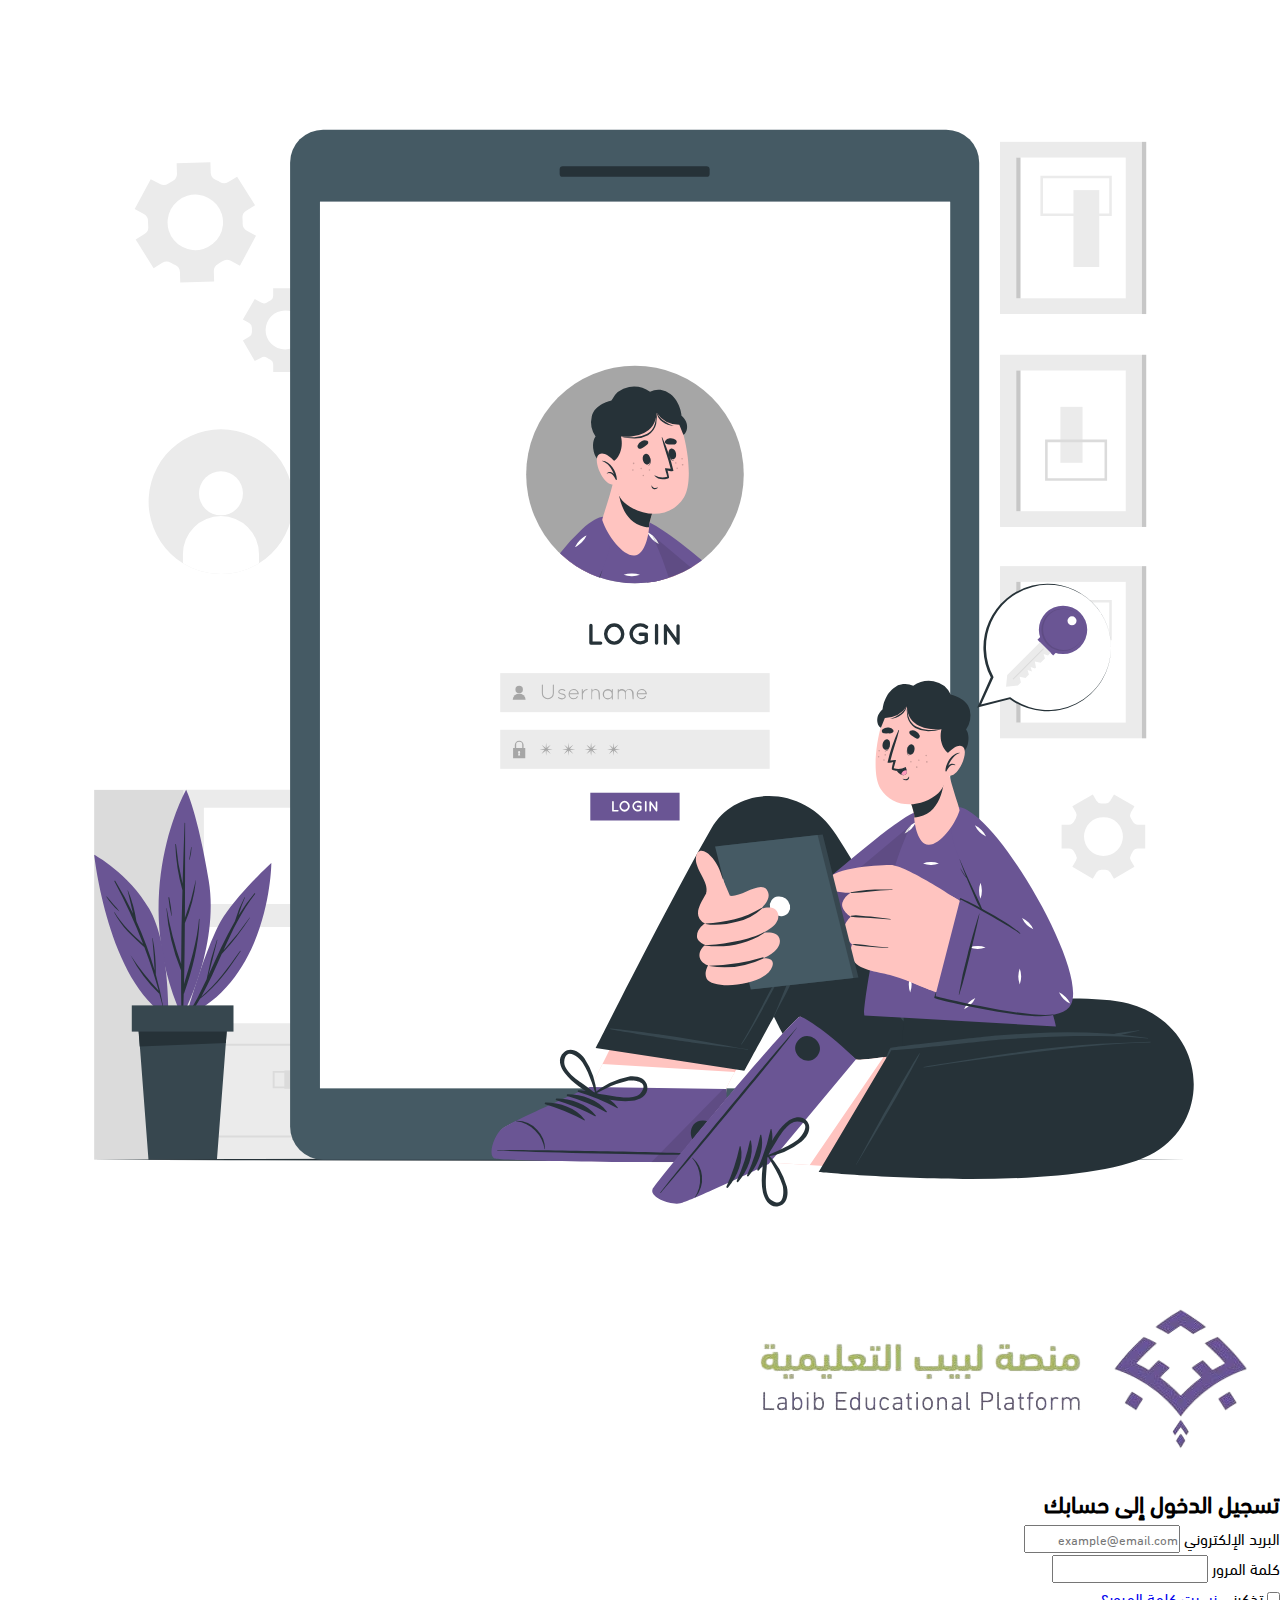
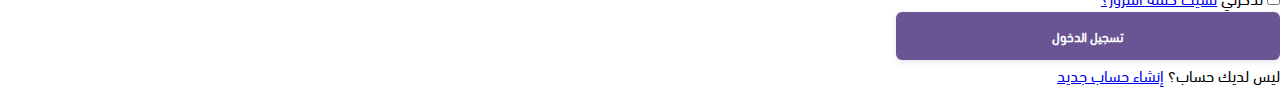
<file: login.html>
<!DOCTYPE html>
<html lang="ar" dir="rtl">
<head>
  <meta charset="UTF-8" />
  <meta name="viewport" content="width=device-width, initial-scale=1.0" />
  <title> تسجيل الدخول</title>
  <link rel="stylesheet" href="labeb.css" />
</head>
<body>
  <div class="container">
    <div class="left-panel">
      <div class="login-icon">
        <img src="./images/logoLogin.svg" alt="icon"/>
      </div>
    </div>
    <div class="right-panel">
      <div class="logo-container">
        <img src="./images/logo.png" class="logo" alt="Logo" />
      </div>
      <h2 class="heading">تسجيل الدخول إلى حسابك</h2>
      <form class="form">
        <div class="form-group">
          <label class="label">البريد الإلكتروني</label>
          <input type="email" class="input" placeholder="example@email.com" />
        </div>
        <div class="form-group">
          <label class="label">كلمة المرور</label>
          <input type="password" class="input" />
        </div>
        <div class="form-options">
          <label class="checkbox-label">
            <input type="checkbox" class="checkbox" />
            تذكرني
          </label>
          <a href="#" class="forgot-password">نسيت كلمة المرور؟</a>
        </div>
        <button type="submit" class="submit-btn">تسجيل الدخول</button>
      </form>
      <p class="signup-text">
        ليس لديك حساب؟ 
        <a href="./signup.html" class="signup-link">إنشاء حساب جديد</a>
      </p>
    </div>
  </div>
</body>
</html>
</file>
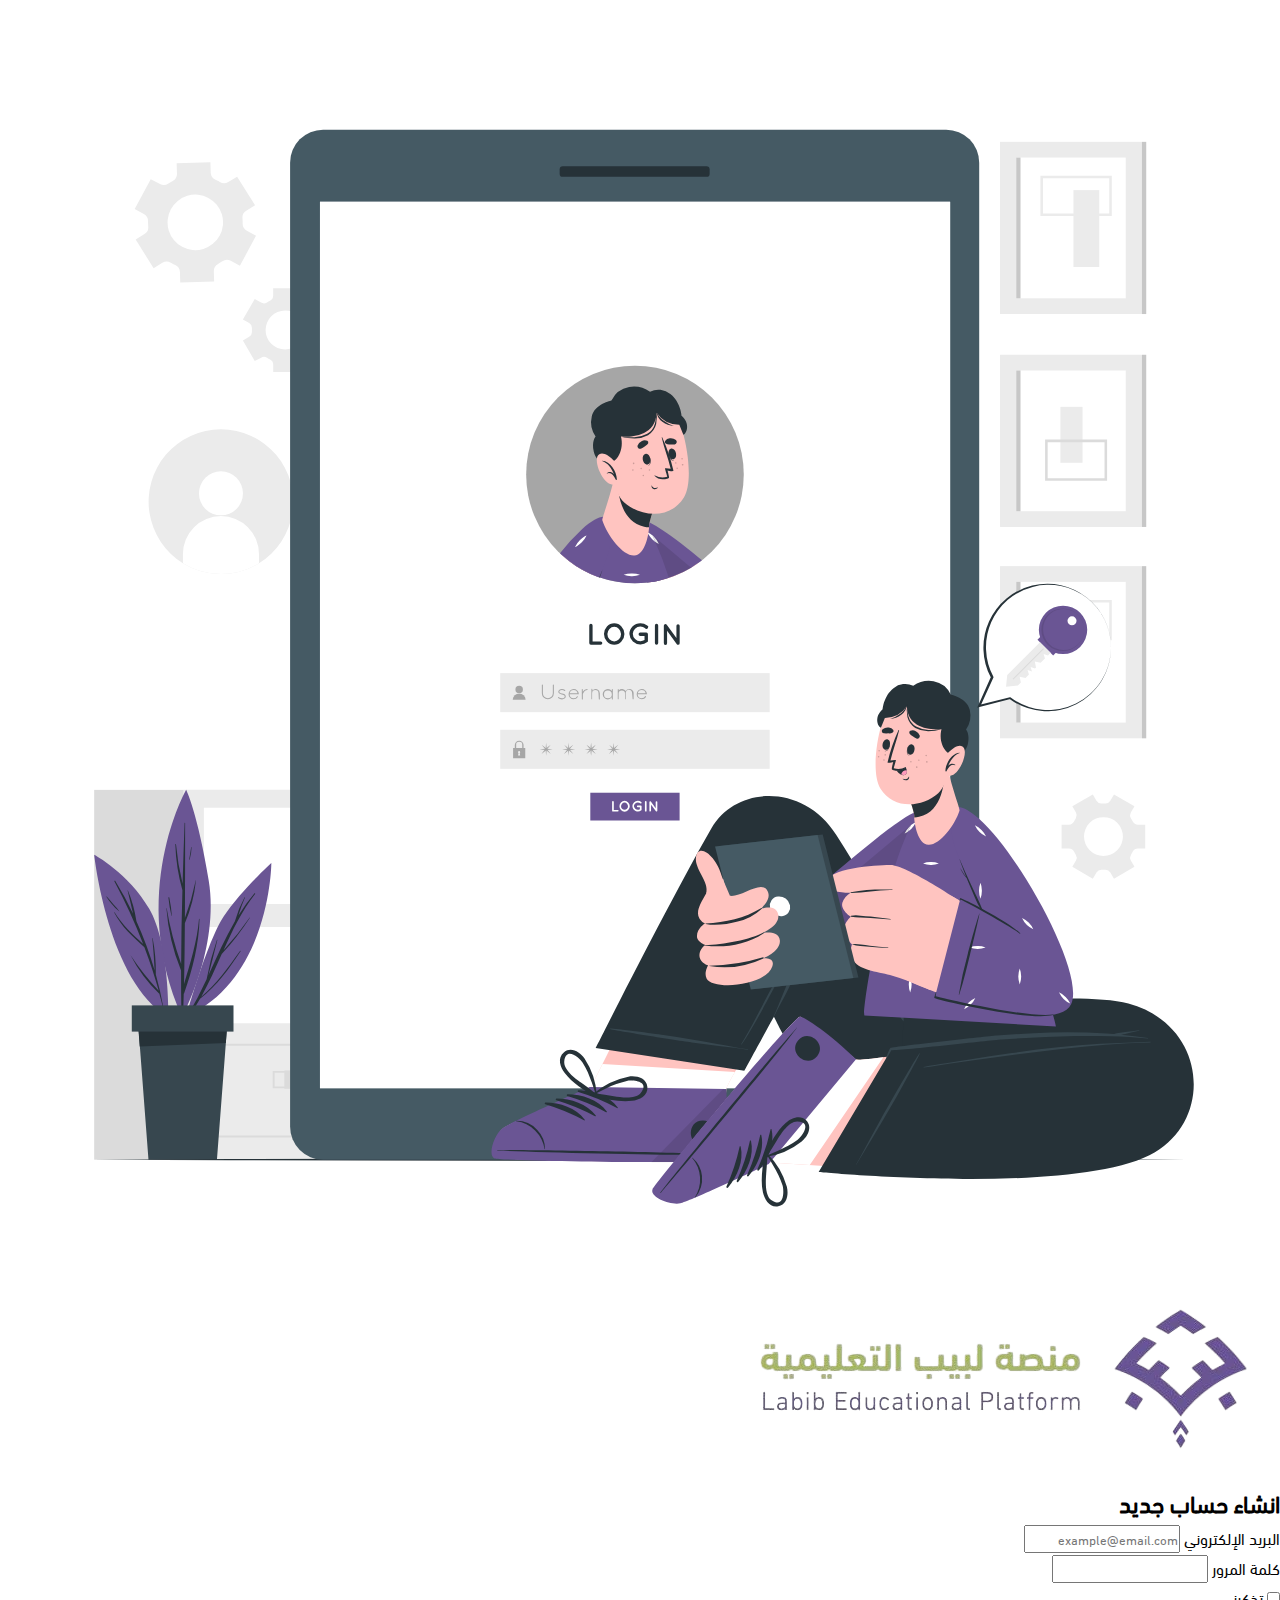
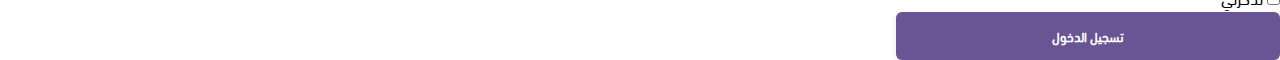
<file: signup.html>
<!DOCTYPE html>
<html lang="ar" dir="rtl">
<head>
  <meta charset="UTF-8" />
  <meta name="viewport" content="width=device-width, initial-scale=1.0" />
  <title> انشاء حساب</title>
  <link rel="stylesheet" href="labeb.css" />
</head>
<body>
  <div class="container">
    <div class="left-panel">
      <div class="login-icon">
        <img src="./images/logoLogin.svg" alt="icon"/>
      </div>
    </div>
    <div class="right-panel">
      <div class="logo-container">
        <img src="./images/logo.png" class="logo" alt="Logo" />
      </div>
      <h2 class="heading">انشاء حساب جديد</h2>
      <form class="form">
        <div class="form-group">
          <label class="label">البريد الإلكتروني</label>
          <input type="email" class="input" placeholder="example@email.com" />
        </div>
        <div class="form-group">
          <label class="label">كلمة المرور</label>
          <input type="password" class="input" />
        </div>
        <div class="form-options">
          <label class="checkbox-label">
            <input type="checkbox" class="checkbox" />
            تذكرني
          </label>
        </div>
        <button type="submit" class="submit-btn">تسجيل الدخول</button>
      </form>
    </div>
  </div>
</body>
</html>
</file>
<file: labeb.css>
:root {
  --orange:#6a5594;
  --pinkk:#e9768f;
  --pink: #abb673;
  --black: #1d1c1c;
  --white: #fff;
  --background:#eee9e999;
  --light-color:#666;
  --babeBlue: #eee;
  --border: #E0D4FD;
  --box-shadow:0 .5rem 1.5rem rgba(0,0,0,.1);
  }
  *{
    box-sizing: border-box;
    margin: 0;
    padding: 0;
    font-family: 'DINNextLTArabic', sans-serif;
  }
  body {
    scroll-behavior: smooth;
    direction: rtl;
    text-align: right;
    height: 100vh;
  }
  @font-face {
    font-family: 'DINNextLTArabic';
    src: url('./images/fonts/ArbFonts/ArbFONTS-DINNextLTArabic-Regular-4.ttf') format('truetype');
    font-weight: normal;
    font-style: normal;
  }
  .header {
    position: fixed;
    top: 0;
    left: 0;
    right: 0;
    width: 100%;
    padding: 10px 5.5%;
    background: var(--background);
    display: flex;
    justify-content:start;
    align-items: center;
    z-index: 100;
    text-shadow: 0.5px 0.5px #fff;
    box-shadow: 0 5px 11px rgb(98 93 93 / 29%);

  }
 .header .mobile-nav a  {
  color: #1d1c1c;
 }
  .logo-img {
    width: 100%;
    height: auto;
    max-height: 71px;
    object-fit: contain;
    padding-left: 15px;
}
  
  .desktop-nav {
    display: none;
  }
  .desktop-nav a{
    position: relative;
    font-size: 22px;
    color: #1d1c1c;
    text-decoration: none;
    font-weight: 500;
    margin-right: 15px;
  }
  .desktop-nav a::after{
    content: '';
position: absolute;
left: 0;
bottom: -6px;
width: 100%;
height: 2px;
background: var(--pink);
border-radius: 5px;
transform: translateY(10px);
opacity: 0;
transition: 0.5s;
  }
  .desktop-nav a:hover::after{
    transform: translateY(0px);
    opacity: 1;
  }

  .nav-link:hover .underline,
  .nav-link.active .underline {
    background: var(--orange);
  }
  
  .menu-icon {
    font-size: 1.8rem;
    cursor: pointer;
    color: var(--black);
    display: block;
  }
  
  .menu-icon:hover {
    color: var(--orange);
  }
  
  .mobile-nav {
    display: none;
    flex-direction: column;
    align-items: center;
    background: var(--white);
    position: absolute;
    top: 85%;
    width: 100%;
    left: 55%;
    justify-content: space-between;
    right:0;
    padding: 1rem 0;
    box-shadow: 0 4px 10px rgba(0,0,0,0.1);
  }
  
  @media (min-width: 768px) {
    .desktop-nav {
      display: flex;
    }
  
    .menu-icon {
      display: none;
    }
  
    .mobile-nav {
      display: none !important;
    }
  }
  

  /**/
  .home {
    position: relative;
    height: 100%;
    width: 100%;
    overflow: hidden;
  }
.home .container{
  display: flex;
   
}

.home .content{
  display: flex;
      flex-direction: column;
      justify-content: center;
      margin-right: 30px;
      text-shadow: 0.5px 0.5px #fff;
}
.container .logreg-box{
  transition: transform 0.5s ease;
}
.logreg-box.hidden {
  transform: translateX(100%); 
}
.content .logo{
  font-size: 50px;
  line-height: 1px;
}
.text-sci p{
  font-size: 22px;
}
.content h2{
font-size: 40px;
}
.content h2 span {
font-size: 25px;
}
.text-sci p {
  font-size: 25px;
  margin: 20px 0;
}
.social-icon a i{
  font-size: 28px;
  color: var(--orange);
  margin-right: 10px;
  transition: 0.5s ease;
}
.social-icon a:hover i{
transform: scale(1.2);
}

.logreg-box .form-box{
  display: flex;
  justify-content: center;
  align-items: center;
  width: 100%;
  height: 80%;
  background: transparent;
  backdrop-filter: blur(70px);
  border-radius: 10px;
  color: #e5e7eb;
}
.form-box h2 {
font-size: 32px;
text-align: center;
}
.form-box .input-box{
  position: relative;
  width: 395px;
  height: 58px;
  border-bottom: 2px solid #e5e7eb;
  margin: 30px 0px;
}
.input-box input {
  width: 100%;
  height: 100%;
  background: transparent;
  border: none;
  outline: none;
  font-size: 16px;
  color: #e5e7eb;
  font-weight: 500;
  padding-right: 28px;
}
.input-box label {
  position: absolute;
  top: 50%;
  right: 0;
  transform: translateY(-50%);
  font-size: 16px;
  font-weight: 500;
  pointer-events: none;
  transition: 0.5s ease;
}
.input-box .icon{
  position: absolute;
  top: 23px;
  left: 0;
  font-size: 19px;
}
.input-box input:focus ~ label,
.input-box input:valid ~ label
{
   top: 12px;
}
.form-box .remember-forgot{
  font-size: 14.5px;
  font-weight: 500;
  margin: -15px 0px 15px;
  display: flex;
  justify-content: space-between;
}
.remember-forgot label input
{
  accent-color: #fff;
  margin-left: 3px;
}
.remember-forgot a{
  color: #e5e7eb;
  text-decoration: none;
}
.remember-forgot a:hover{
  text-decoration: underline;
}
.btn{
  width: 100%;
  height: 45px;
  background: var(--orange);
  border: none;
  outline: none;
  border-radius: 4px;
  cursor: pointer;
  font-size: 16px;
  color: #e5e7eb;
  font-weight: 500;
  box-shadow: 0px 0px 10px rgba(0, 0, 0, 0.5);
}
.form-box .login-register{
  font-size: 14.5px;
  font-weight: 500;
  text-align: center;
  margin-top: 25px;
  color: var(--black);
  text-shadow: 1.5px 1.5px var(--orange);
}
.login-register p a{
  color: #E0D4FD;
  font-weight: 600;
  text-decoration: none;
}
.login-register p a:hover{
  text-decoration: underline;
}
.home .backround {
  position: absolute;
  top: 0;
  left: 0;
  width: 100%;
  height: 100%;
  background: url('./images/logoMain.svg') no-repeat center center;
  background-size: cover;
  filter: blur(8px);
  z-index: -1;
}
.logreg-box {
  position: relative;
  width: 500px;
  height: 760px;
  margin: 80px auto;
  overflow: hidden;
}
.form-box {
  position: absolute;
  width: 100%;
  top: 0;
  left: 0;
  transition: 0.5s ease;
  opacity: 0;
  pointer-events: none;
  transform: translateX(100%);
}

.logreg-box .form-box.register{
  transform: translate(-476px);
  transition: transform 0.6s ease;
  transition-delay: 0s;
  opacity: 0;
}

.logreg-box .form-box.login {
  transform: translateX(0);
  opacity: 1;
  pointer-events: auto;
}

.logreg-box.active .form-box.login{
  transform: translateX(-100%);
  opacity: 0;
  pointer-events: none;
}

.logreg-box.active .form-box.register{
  transform: translateX(0);
  opacity: 1;
  pointer-events: auto;
}

@media (max-width: 768px) {
  .content .logo{
    font-size: 25px;
  }
  .home{
    width: 105%;
  }
  .home .container {
    flex-direction: column-reverse;
    justify-content: flex-start;
    align-items: center;
    margin-top: 70px;
  }

  .home .content {
    text-align: center;
    align-items: center;
    order: 2;
    margin-top: 55px;
  }
  .content h2{
    font-size: 4px;
  }
  .text-sci p {
    font-size: 16px;
  }
  .logreg-box {
    width: 90%;
    max-width: 100%;
    margin: 11px auto;
    padding: 0 15px;
  }

  .form-box {
    min-height: auto;
  }
  .logreg-box .form-box{
    width: 100%;
    height: 50%;
  }
  .form-box .input-box {
    width: 100%;
    max-width: 100%;
    margin: 20px 0;
  }
  .form-box .remember-forgot {
    margin: 15px 0px 15px;
  }
  .input-box input {
    font-size: 14px;
    padding-right: 15px;
  }
  .input-box .icon{
    top: 13px;
  }
}

  .home-section {
    min-height: 100vh;
    padding: 50px 10px;
    display: flex;
    flex-direction: column;
    justify-content: center;
    align-items: center;
    position: relative;
    gap: 1rem;
  }
  
  @media (min-width: 768px) {
    .home-section {
      flex-direction: row;
      justify-content: space-between;
      padding: 0px 50px;
    }
  }
  .main-section{
    position: relative;
  background-image: url(./images/logoMain.svg);
  background-repeat: no-repeat;
  background-size: contain; /* يمكنك إضافة هذا لتعبئة الخلفية */
  background-position: center;
  min-height: 100%; /* تأكدي من تحديد ارتفاع مناسب */
  overflow: hidden;
  
  }
  .main-section .overlay{
    position: absolute;
    top: 0;
    left: 0;
    width: 100%;
    height: 100%;
    background-color: rgb(145 135 135 / 24%);
    z-index: 1;
  }
  .home-content {
    position: relative;
    max-width: 600px;
    text-align: justify;
    z-index: 2;
  }
  
  .home-title {
    font-size: 1rem;
    position: relative;
    z-index: 2;
    font-weight: bold;
    margin-left: 20px;
    color: var(--black);
    line-height: 1.2;
  }
  
  @media (min-width: 768px) {
    .home-title {
      font-size: 2rem;
    }
  }
  
  .home-title-highlight {
    color: var(--orange);
  }
  
  .home-description {
    font-size: 15px;
    color: #232323;
    padding-top: 10px;
    font-weight: 500;
    line-height: 1.4;
  }
  
  .home-buttons {
    display: flex;
    gap: 20px;
    margin-top: 1.5rem;
  }
  
  .home-btn {
    background-color: var(--white);
    color: var(--orange);
    border: 2px solid var(--orange);
    padding: 1rem 1.5rem;
    font-size: 15px;
    text-decoration: none;
    border-radius: 8px;
    transition: 0.3s ease;
    cursor: pointer;
  }
  
  .home-btn:hover {
    background-color: var(--orange);
    color: var(--white);
  }
  
  .home-svg {
    width: 80%;
    max-width: 400px;
    height: auto;
    padding-top: 50px;
  }
  
  @media (min-width: 768px) {
    .home-svg {
      width: 36%;
      padding-top: 0;
    }
  }
  
  .custom-shape-divider {
    position: absolute;
    bottom: 0;
    left: 0;
    width: 100%;
    overflow: hidden;
    line-height: 0;
  }
  
  .custom-shape-divider svg {
    display: block;
    width: calc(100% + 1.3px);
    height: 120px;
    transform: rotateY(180deg);
  }
  
  .shape-fill {
    fill: var(--pink);
  }
  /*About*/
.about-section {
    padding-top: 80px;
    padding-left: 50px;
    padding-right: 50px;
    min-height: 100vh;
    box-sizing: border-box;
  }
  
  .about-title {
    text-align: center;
    font-size: 2.5rem;
    font-weight: bold;
    margin-bottom: 3rem;
  }
  
  @media (min-width: 768px) {
    .about-title {
      font-size: 3rem;
    }
  }
  
  .highlight {
    color: var(--orange);
  }
  
  .about-grid {
    display: grid;
    grid-template-columns: 1fr;
    gap: 2.5rem;
    align-items: center;
  }
  
  @media (min-width: 768px) {
    .about-grid {
      grid-template-columns: 1fr 1fr;
    }
  }
  
  .about-text {
    display: flex;
    flex-direction: column;
    gap: 1.5rem;
  }
  
  .about-subtitle {
    font-size: 1.5rem;
    line-height: 1.4;
  }
  
  @media (min-width: 768px) {
    .about-subtitle {
      font-size: 2rem;
    }
  }
  
  .about-paragraph {
    font-size: 1rem;
    line-height: 1.8;
  }
  
  @media (min-width: 768px) {
    .about-paragraph {
      font-size: 1.125rem;
    }
  }
  
  .about-button {
    width: 100px;
    text-align: center;
    background-color: var(--white);
    color: var(--orange);
    border: 2px solid var(--orange);
    padding:  10px 10px;
    font-size: 15px;
    text-decoration: none;
    border-radius: 8px;
    transition: background-color 0.3s, color 0.3s;
  }
  
  .about-button:hover {
    background-color: var(--orange);
    color: var(--white);
  }
  
  .about-visual {
    display: flex;
    justify-content: center;
  }
  
  .about-image {
    width: 100%;
    max-width: 100%;
    height: auto;
  }


  @keyframes floatY {
    0%, 100% {
      transform: translateY(0);
    }
    50% {
      transform: translateY(-10px);
    }
  }
  
  #floating-image,
  #floating-part {
    animation: floatY 2s ease-in-out infinite;
  }
  /*contact*/
  
  .contact-section {
    padding: 80px 20px;
  }
  
  .contact-title {
    text-align: center;
    font-size: 2.5rem;
    font-weight: bold;
    margin-bottom: 3rem;
  }
  
  .highlight {
    color: var(--orange);
  }
  
  .contact-grid {
    display: grid;
    grid-template-columns: 1fr;
    gap: 1.5rem;
    margin-bottom: 4rem;
  }
  
  @media (min-width: 768px) {
    .contact-grid {
      grid-template-columns: repeat(3, 1fr);
    }
  }
  
  .contact-card {
    background: white;
    border: 1px solid #e5e7eb;
    border-radius: 1rem;
    padding: 2rem;
    text-align: center;
    box-shadow: 0 2px 10px rgba(0, 0, 0, 0.05);
  }
  
  .icon-container {
    width: 64px;
    height: 64px;
    background: var(--orange);
    color: white;
    border-radius: 999px;
    display: flex;
    align-items: center;
    justify-content: center;
    font-size: 1.8rem;
    margin: 0 auto 1rem;
  }
  
  .card-title {
    font-size: 1.5rem;
    font-weight: 600;
    margin-bottom: 0.5rem;
    color: #1f2937;
  }
  
  .contact-form-area {
    display: flex;
    flex-wrap: wrap;
    gap: 1.5rem;
    align-items: flex-start;
  }
  
  .email-icon-placeholder {
    flex: 1;
    font-size: 4rem;
    text-align: center;
    min-width: 250px;
  }
  
  .contact-form {
    flex: 1;
    min-width: 300px;
    padding: 1.5rem; 
    border: 1px solid var(--border);
    box-shadow: 0 10px 15px -3px rgba(0, 0, 0, 0.1),
                0 4px 6px -2px rgba(0, 0, 0, 0.05); 
    border-radius: 0.5rem; 
  }
  
  .contact-form h3 {
    font-size: 1.875rem;
    margin-bottom: 1.5rem;
    font-weight: 700;
    color: var(--black);
  }
  
  .form-row {
    display: flex;
    flex-wrap: wrap;
    gap: 1rem;
    margin-bottom: 1rem;
  }
  
  .form-row input {
    flex: 1;
    min-width: 100px;
    padding: 0.75rem;
    border: 1px solid var(--border);
    border-radius: 0.375rem;
    font-size: 1rem;
    color: var(--black);
    outline: none;
    transition: border-color 0.3s ease;
  }
  .form-row input:focus {
    border-color: var(--orange);
  }
  textarea {
    width: 100%;
    height: 10rem;
    padding: 0.75rem;
    border: 1px solid var(--border); 
    border-radius: 0.375rem; 
    color: var(--black);
    resize: none;
    margin-bottom: 1rem; 
    outline: none;
    transition: border-color 0.3s ease;
  }
textarea:focus {
    border-color: var(--orange);
  }
  
  .submit-btn {
    background-color: var(--orange);
    color: var(--white);
    padding: 12px 12px;
    width: 30%;
    border: none;
    border-radius: 0.375rem;
    text-align: center;
    cursor: pointer;
    font-weight: 600;
    letter-spacing: 0.025em;
    box-shadow: 0 2px 6px rgba(0, 0, 0, 0.1);
    transition: 
      transform 0.2s ease-in-out,
      background-color 0.4s ease-in-out,
      color 0.4s ease-in-out,
      box-shadow 0.4s ease-in-out;
  }
  
  .submit-btn:hover {
    background-color: #ffffff;
    color: var(--orange);
    box-shadow: 0 4px 20px rgba(255, 165, 0, 0.4);
    transform: scale(1.05);
  }
  .submit-btn:active {
    transform: scale(0.97);
  }
  @media (max-width: 768px) {
    .form-row input {
      min-width: 100%;
    }
    textarea {
      width: 100%;
    }
    .submit-btn {
      width: 50%;
    }
    .header{
      justify-content: space-between;
      display: flex;
      padding: 20px;
      right: -20px;

    }
    .home-section{
      padding: 10px 20px;
    }
  }
  /**/
.faq-section {
  max-width: 1200px;
  margin: auto;
  padding-bottom: 50px;
  padding-top: 100px;
}

.faq-header {
  display: flex;
  align-items: center;
  margin-bottom: 40px;
  justify-content: center;
  gap: 20px;
}

.faq-header h2 {
  background: var(--white);
  padding: 20px 20px;
  color: var(--orange);
  border-radius: 8px;
  box-shadow:var(--box-shadow);
}

.search-box {
  position: relative;
  width: 100%;
  max-width: 400px;
}

.search-box input {
  width: 50%;
  padding: 10px 10px 10px 10px;
  border: 2px solid var(--orange);
  border-radius: 8px;
  outline: none;
  color: var(--orange);
}

.search-box .search-icon {
  position: absolute;
  right: 48%;
  top: 50%;
  transform: translateY(-50%);
  color: var(--orange);
}

.faq-grid {
  display: grid;
  grid-template-columns: repeat(auto-fit, minmax(280px, 1fr));
  gap: 20px;
  padding-left: 50px;
  padding-right: 50px;
}

.faq-item {
  background: var(--white);
  border: 1px solid var(--orange);
  border-radius: 10px;
  overflow: hidden;
  transition: all 0.3s;
}

.faq-question {
  width: 100%;
  background: transparent;
  border: none;
  padding: 15px;
  display: flex;
  justify-content: space-between;
  font-weight: bold;
  color: var(--pink);
  cursor: pointer;
}
.faq-question span{
  font-size: 17px;
}
.faq-answer {
  padding: 0 15px;
  max-height: 0;
  overflow: hidden;
  transition: max-height 0.3s ease;
  color: #555;
  line-height: 1.6;
}

.faq-item.open .faq-answer {
  max-height: 300px;
  padding-bottom: 10px;
  font-size: 13px;
  color: var(--light-color);
  outline: none;
}

.faq-item .icon {
  font-size: 20px;
}

/*footer*/

.footer {
  background-color: var(--babeBlue);
  color: var(--light-color);
  padding: 40px 20px 10px;
  direction: rtl;
  text-align: right;
  border-top: 2px solid #ddd;
}

.footer-container {
  display: flex;
  flex-wrap: wrap;
  justify-content: space-between;
  gap: 20px;
  max-width: 1200px;
  margin: 0 auto;
}

.footer-logo img {
  width: 180px;
  margin-bottom: -15px;
}

.footer-logo p {
  font-size: 14px;
  color: #666;
}

.footer-links a {
  display: block;
  margin-bottom: 5px;
  color: var(--black);
  text-decoration: none;
  font-size: 15px;
  font-weight: 500;
  transition: color 0.3s ease;
}

.footer-links a:hover {
  color: var(--pink);
}

.footer-contact p {
  margin: 5px 0;
  font-size: 14px;
  color: #555;
}

.footer-contact i {
  margin-left: 8px;
  color: var(--pink);
}

.footer-bottom {
  text-align: center;
  margin-top: 30px;
  border-top: 1px solid var(--border);
  padding-top: 10px;
  font-size: 13px;
  color: #777;
}


@media (max-width: 767px) {
  .footer-container{
    display: flex;
    justify-content: center;
    flex-direction: column;
    align-items: center;
  }
  .footer{
    margin-left: -23px;
  }
}
</file>
